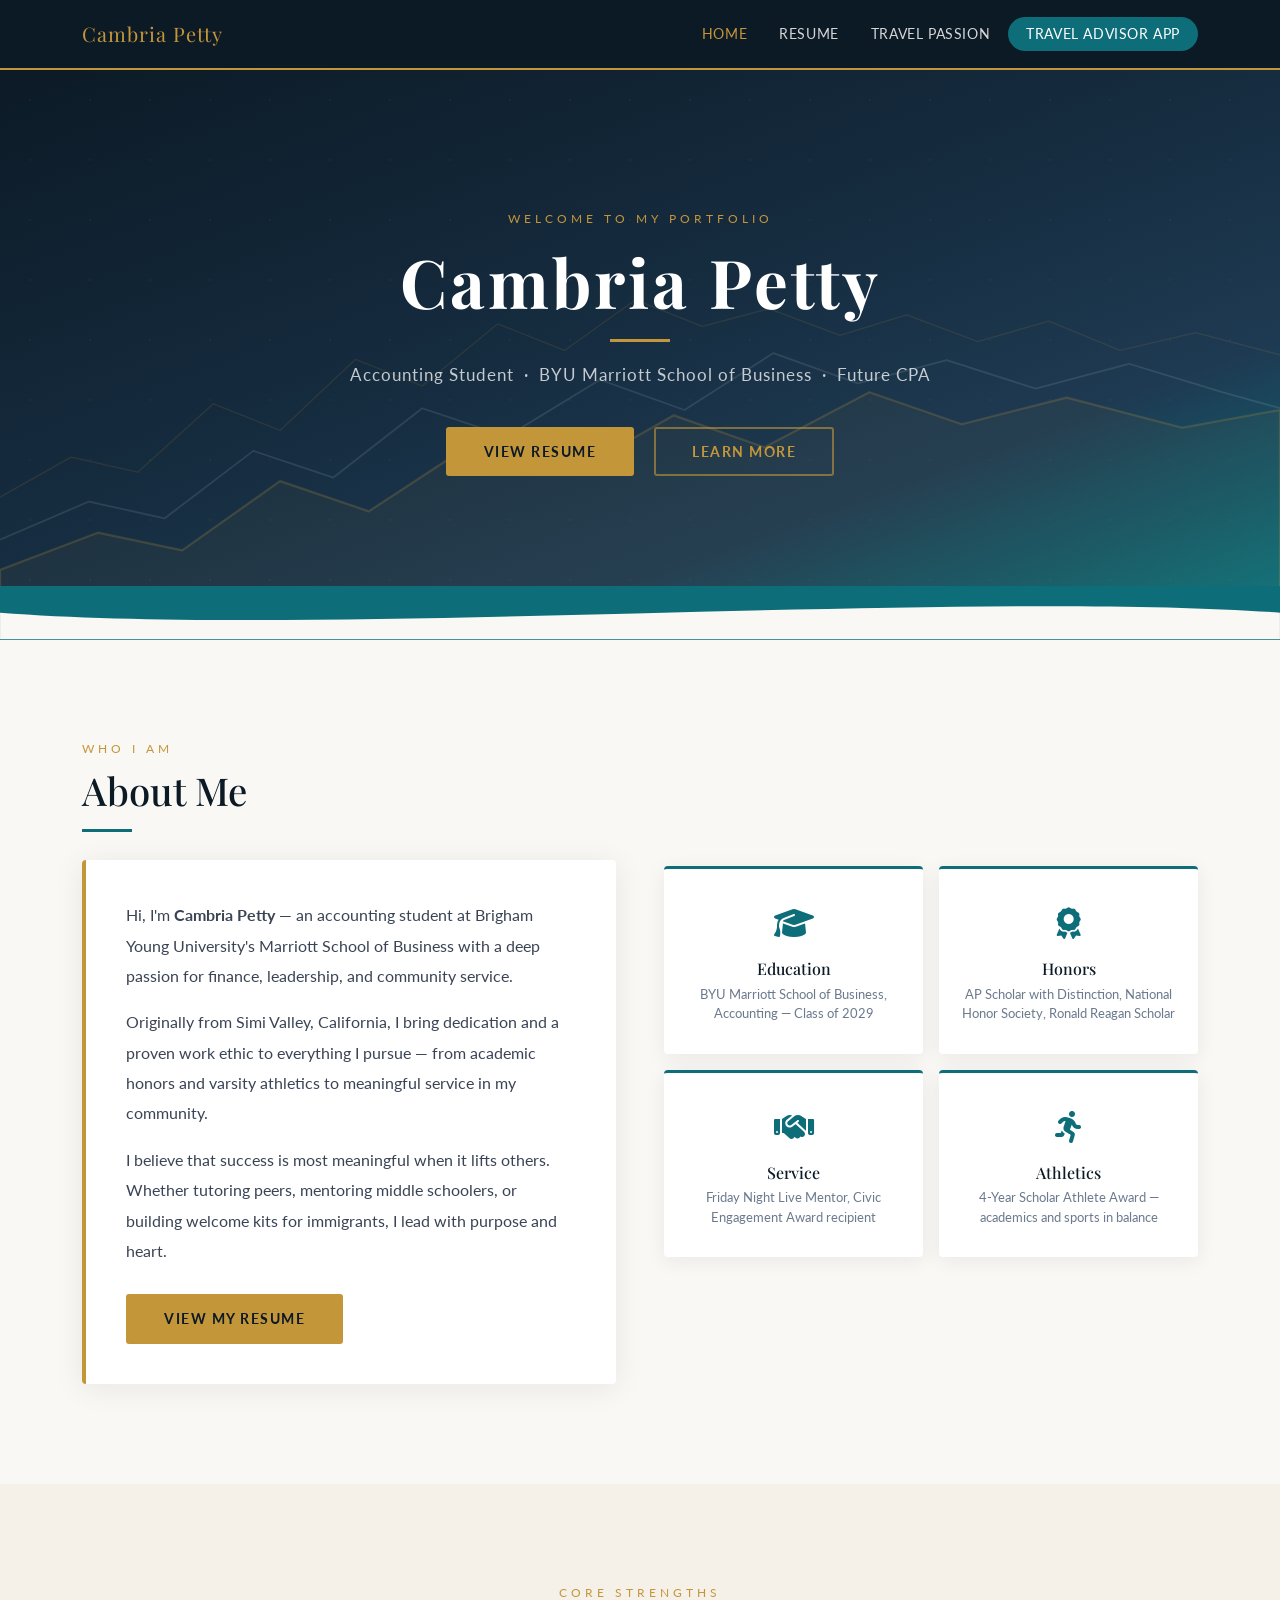
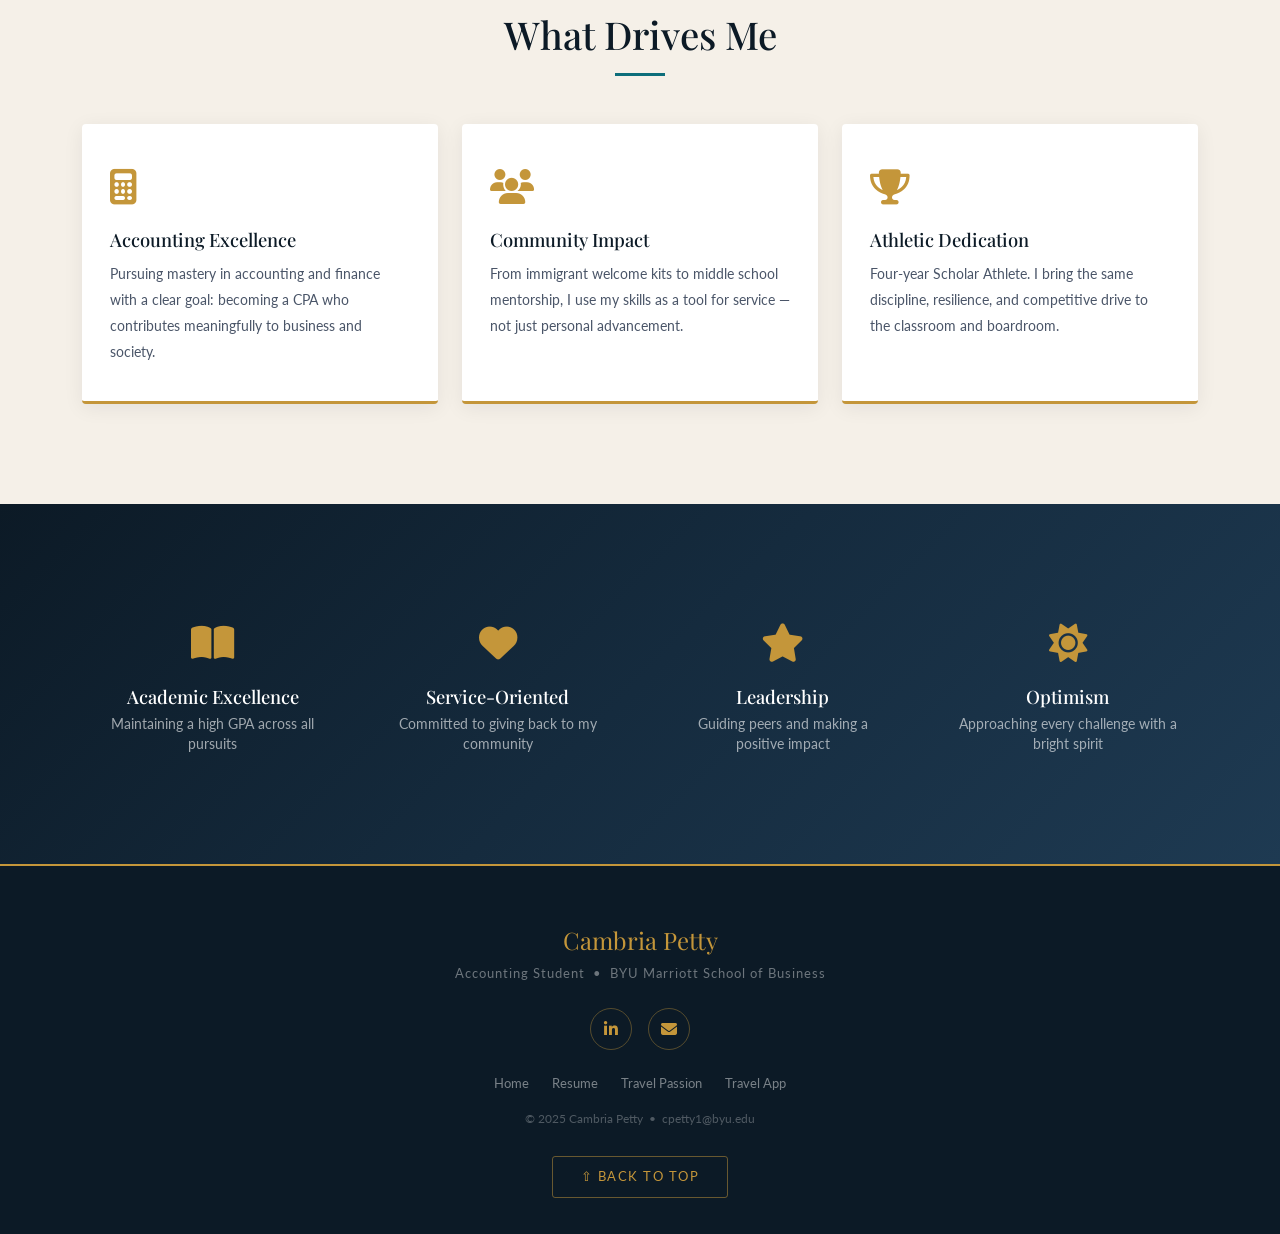
<file: index.html>
<!DOCTYPE html>
<html lang="en">
<head>
  <meta charset="UTF-8">
  <meta name="viewport" content="width=device-width, initial-scale=1.0">
  <title>Cambria Petty | Portfolio</title>
  <link rel="stylesheet" href="https://cdn.jsdelivr.net/npm/bootstrap@5.3.2/dist/css/bootstrap.min.css">
  <link rel="stylesheet" href="https://cdnjs.cloudflare.com/ajax/libs/font-awesome/6.4.0/css/all.min.css">
  <link href="https://fonts.googleapis.com/css2?family=Playfair+Display:wght@400;600;700&family=Lato:wght@300;400;700&display=swap" rel="stylesheet">
  <style>
    :root {
      --midnight: #0c1a26;
      --navy:     #152b3e;
      --slate:    #1e3a52;
      --teal:     #0d6e7a;
      --teal-lt:  #1a8a9a;
      --gold:     #c4963a;
      --gold-lt:  #d4ad5a;
      --coral:    #b85c38;
      --cream:    #f5f0e8;
      --offwhite: #faf8f4;
      --muted:    #6b7a8d;
    }

    html { scroll-behavior: smooth; }

    body {
      font-family: 'Lato', sans-serif;
      background-color: var(--cream);
      color: #1a2030;
    }

    h1, h2, h3, h4, h5 { font-family: 'Playfair Display', serif; }

    /* ── Navbar ── */
    .navbar {
      background-color: var(--midnight) !important;
      border-bottom: 2px solid var(--gold);
      padding: 14px 0;
    }
    .navbar-brand {
      font-family: 'Playfair Display', serif;
      font-size: 1.25rem;
      color: var(--gold) !important;
      letter-spacing: 1px;
    }
    .nav-link {
      color: rgba(255,255,255,.82) !important;
      font-family: 'Lato', sans-serif;
      font-size: .88rem;
      letter-spacing: .6px;
      text-transform: uppercase;
      padding: 6px 14px !important;
      border-radius: 4px;
      transition: all .25s;
    }
    .nav-link:hover  { color: var(--gold) !important; background: rgba(196,150,58,.1); }
    .nav-link.active { color: var(--gold) !important; }
    .nav-link.nav-cta {
      background: var(--teal);
      color: #fff !important;
      border-radius: 20px;
      padding: 6px 18px !important;
    }
    .nav-link.nav-cta:hover { background: var(--teal-lt); }

    /* ── Hero ── */
    .hero-section {
      background: linear-gradient(160deg, var(--midnight) 0%, var(--navy) 45%, var(--slate) 75%, var(--teal) 100%);
      color: #fff;
      padding: 140px 0 110px;
      text-align: center;
      position: relative;
      overflow: hidden;
    }
    .hero-section::after {
      content: '';
      position: absolute;
      inset: 0;
      background: url("data:image/svg+xml,%3Csvg xmlns='http://www.w3.org/2000/svg' width='60' height='60'%3E%3Ccircle cx='30' cy='30' r='1' fill='rgba(196,150,58,0.08)'/%3E%3C/svg%3E") repeat;
    }
    .hero-inner { position: relative; z-index: 1; }
    .hero-mountains {
      position: absolute;
      inset: 0;
      width: 100%;
      height: 100%;
      pointer-events: none;
      z-index: 0;
    }
    .hero-eyebrow {
      font-family: 'Lato', sans-serif;
      font-size: .78rem;
      letter-spacing: 4px;
      text-transform: uppercase;
      color: var(--gold);
      margin-bottom: 16px;
    }
    .hero-section h1 {
      font-family: 'Playfair Display', serif;
      font-size: 4.2rem;
      font-weight: 700;
      letter-spacing: 3px;
      line-height: 1.1;
      margin-bottom: 16px;
    }
    .hero-divider {
      width: 60px; height: 3px;
      background: var(--gold);
      margin: 20px auto;
    }
    .hero-sub {
      font-family: 'Lato', sans-serif;
      font-size: 1.05rem;
      color: rgba(255,255,255,.75);
      letter-spacing: 1px;
      margin-bottom: 40px;
    }
    .btn-gold {
      background: var(--gold);
      color: var(--midnight);
      border: none;
      border-radius: 3px;
      padding: 14px 38px;
      font-family: 'Lato', sans-serif;
      font-size: .9rem;
      font-weight: 700;
      letter-spacing: 1.5px;
      text-transform: uppercase;
      text-decoration: none;
      display: inline-block;
      transition: all .3s;
    }
    .btn-gold:hover { background: var(--gold-lt); color: var(--midnight); transform: translateY(-2px); box-shadow: 0 6px 20px rgba(196,150,58,.35); }
    .btn-outline-gold {
      background: transparent;
      border: 2px solid rgba(196,150,58,.6);
      color: var(--gold);
      border-radius: 3px;
      padding: 12px 36px;
      font-family: 'Lato', sans-serif;
      font-size: .9rem;
      font-weight: 700;
      letter-spacing: 1.5px;
      text-transform: uppercase;
      text-decoration: none;
      display: inline-block;
      transition: all .3s;
    }
    .btn-outline-gold:hover { background: rgba(196,150,58,.15); color: var(--gold); }

    /* Wave */
    .wave-wrap { line-height: 0; display: block; }

    /* ── About ── */
    .about-section { padding: 100px 0; background: var(--offwhite); }
    .section-label {
      font-family: 'Lato', sans-serif;
      font-size: .72rem;
      letter-spacing: 4px;
      text-transform: uppercase;
      color: var(--gold);
      margin-bottom: 10px;
    }
    .section-title {
      font-family: 'Playfair Display', serif;
      font-size: 2.4rem;
      color: var(--midnight);
      margin-bottom: 0;
      line-height: 1.2;
    }
    .title-bar {
      width: 50px; height: 3px;
      background: var(--teal);
      margin: 16px 0 28px;
    }
    .about-card {
      background: #fff;
      border-radius: 4px;
      padding: 40px;
      border-left: 4px solid var(--gold);
      box-shadow: 0 4px 30px rgba(12,26,38,.08);
    }
    .about-card p {
      font-size: 1rem;
      color: #3a4455;
      line-height: 1.9;
      margin-bottom: 16px;
    }
    .about-card p:last-of-type { margin-bottom: 28px; }

    /* ── Stat Cards ── */
    .stat-card {
      background: #fff;
      border-radius: 4px;
      padding: 30px 20px;
      text-align: center;
      border-top: 3px solid var(--teal);
      box-shadow: 0 4px 20px rgba(12,26,38,.07);
      transition: transform .3s, box-shadow .3s;
      height: 100%;
    }
    .stat-card:hover { transform: translateY(-5px); box-shadow: 0 10px 34px rgba(12,26,38,.14); }
    .stat-icon { font-size: 2rem; color: var(--teal); margin-bottom: 12px; }
    .stat-card h6 { font-family: 'Playfair Display', serif; font-size: 1rem; color: var(--midnight); margin-bottom: 6px; }
    .stat-card p { font-size: .82rem; color: var(--muted); margin: 0; line-height: 1.5; }

    /* ── Qualities ── */
    .qualities-section { padding: 100px 0; background: var(--cream); }
    .quality-card {
      background: #fff;
      border-radius: 4px;
      padding: 36px 28px;
      border-bottom: 3px solid var(--gold);
      box-shadow: 0 4px 20px rgba(12,26,38,.07);
      transition: transform .3s;
      height: 100%;
    }
    .quality-card:hover { transform: translateY(-5px); }
    .q-icon { font-size: 2.2rem; color: var(--gold); margin-bottom: 16px; }
    .quality-card h5 { font-family: 'Playfair Display', serif; color: var(--midnight); margin-bottom: 10px; font-size: 1.15rem; }
    .quality-card p { font-size: .9rem; color: #4a5568; line-height: 1.8; margin: 0; }

    /* ── Dark Banner ── */
    .dark-banner {
      background: linear-gradient(135deg, var(--midnight) 0%, var(--navy) 50%, var(--slate) 100%);
      padding: 90px 0;
      color: #fff;
    }
    .banner-stat { text-align: center; padding: 20px; }
    .banner-icon { font-size: 2.4rem; color: var(--gold); margin-bottom: 14px; }
    .banner-stat h5 { font-family: 'Playfair Display', serif; font-size: 1.15rem; color: #fff; margin-bottom: 6px; }
    .banner-stat p { font-size: .85rem; color: rgba(255,255,255,.6); margin: 0; }

    /* ── Footer ── */
    footer {
      background: var(--midnight);
      border-top: 2px solid var(--gold);
      color: rgba(255,255,255,.7);
      padding: 56px 0 36px;
      text-align: center;
    }
    footer .footer-name { font-family: 'Playfair Display', serif; font-size: 1.5rem; color: var(--gold); margin-bottom: 6px; }
    footer .footer-sub { font-size: .82rem; color: rgba(255,255,255,.4); letter-spacing: 1px; margin-bottom: 24px; }
    .social-link {
      display: inline-flex; align-items: center; justify-content: center;
      width: 42px; height: 42px; border-radius: 50%;
      border: 1px solid rgba(196,150,58,.4);
      color: var(--gold); font-size: 1rem;
      margin: 0 6px; text-decoration: none;
      transition: all .3s;
    }
    .social-link:hover { background: var(--gold); color: var(--midnight); border-color: var(--gold); }
    .btn-top {
      display: inline-block; margin-top: 28px;
      background: transparent; border: 1px solid rgba(196,150,58,.5);
      color: var(--gold); border-radius: 3px;
      padding: 10px 28px; text-decoration: none;
      font-family: 'Lato', sans-serif; font-size: .82rem;
      letter-spacing: 1.5px; text-transform: uppercase;
      transition: all .3s;
    }
    .btn-top:hover { background: var(--gold); color: var(--midnight); }
  </style>
</head>
<body id="top">

<!-- ═══ NAVBAR ═══ -->
<nav class="navbar navbar-expand-lg navbar-dark sticky-top">
  <div class="container">
    <a class="navbar-brand" href="index.html">Cambria Petty</a>
    <button class="navbar-toggler border-0" type="button" data-bs-toggle="collapse" data-bs-target="#mainNav">
      <span class="navbar-toggler-icon"></span>
    </button>
    <div class="collapse navbar-collapse" id="mainNav">
      <ul class="navbar-nav ms-auto align-items-center gap-1">
        <li class="nav-item"><a class="nav-link active" href="index.html">Home</a></li>
        <li class="nav-item"><a class="nav-link" href="resume.html">Resume</a></li>
        <li class="nav-item"><a class="nav-link" href="travel.html">Travel Passion</a></li>
        <li class="nav-item"><a class="nav-link nav-cta" href="travel-app.html">Travel Advisor App</a></li>
      </ul>
    </div>
  </div>
</nav>

<!-- ═══ HERO ═══ -->
<section class="hero-section">

  <!-- Mountain silhouette outline — three layered ranges behind the title -->
  <svg class="hero-mountains" viewBox="0 0 1440 600" xmlns="http://www.w3.org/2000/svg"
       preserveAspectRatio="xMidYMid slice" aria-hidden="true">
    <!-- Far range — faintest, tallest peaks -->
    <path d="M0,490 L80,445 L155,462 L240,385 L315,415 L400,335
             L475,365 L560,295 L635,325 L715,268 L790,298 L865,278
             L945,308 L1020,285 L1100,315 L1180,292 L1260,325
             L1345,305 L1440,330"
          fill="none"
          stroke="rgba(196,150,58,0.13)"
          stroke-width="1.5"
          stroke-linejoin="round"/>
    <!-- Mid range — medium visibility -->
    <path d="M0,538 L100,495 L185,514 L285,438 L375,468 L475,390
             L570,422 L675,358 L770,392 L870,328 L965,362 L1065,336
             L1165,368 L1270,340 L1375,372 L1440,390"
          fill="none"
          stroke="rgba(255,255,255,0.10)"
          stroke-width="2"
          stroke-linejoin="round"/>
    <!-- Near range — most prominent, subtle gold fill for depth -->
    <path d="M0,572 L110,530 L205,550 L315,472 L415,506 L528,432
             L640,465 L758,398 L860,434 L978,372 L1082,408 L1200,378
             L1330,412 L1440,392 L1440,600 L0,600 Z"
          fill="rgba(196,150,58,0.045)"
          stroke="rgba(196,150,58,0.22)"
          stroke-width="2.5"
          stroke-linejoin="round"/>
  </svg>

  <div class="container hero-inner">
    <p class="hero-eyebrow">Welcome to my portfolio</p>
    <h1>Cambria Petty</h1>
    <div class="hero-divider"></div>
    <p class="hero-sub">Accounting Student &nbsp;&middot;&nbsp; BYU Marriott School of Business &nbsp;&middot;&nbsp; Future CPA</p>
    <a href="resume.html" class="btn-gold me-3">View Resume</a>
    <a href="#about" class="btn-outline-gold">Learn More</a>
  </div>
</section>

<!-- Wave -->
<svg class="wave-wrap" viewBox="0 0 1440 60" xmlns="http://www.w3.org/2000/svg" style="background:var(--teal);">
  <path d="M0,30 C360,58 1080,4 1440,30 L1440,60 L0,60 Z" fill="var(--offwhite)"/>
</svg>

<!-- ═══ ABOUT ═══ -->
<section class="about-section" id="about">
  <div class="container">
    <div class="row align-items-center g-5">

      <div class="col-lg-6">
        <p class="section-label">Who I Am</p>
        <h2 class="section-title">About Me</h2>
        <div class="title-bar"></div>
        <div class="about-card">
          <p>Hi, I'm <strong>Cambria Petty</strong> — an accounting student at Brigham Young University's Marriott School of Business with a deep passion for finance, leadership, and community service.</p>
          <p>Originally from Simi Valley, California, I bring dedication and a proven work ethic to everything I pursue — from academic honors and varsity athletics to meaningful service in my community.</p>
          <p>I believe that success is most meaningful when it lifts others. Whether tutoring peers, mentoring middle schoolers, or building welcome kits for immigrants, I lead with purpose and heart.</p>
          <a href="resume.html" class="btn-gold">View My Resume</a>
        </div>
      </div>

      <div class="col-lg-6">
        <div class="row g-3">
          <div class="col-6">
            <div class="stat-card">
              <div class="stat-icon"><i class="fas fa-graduation-cap"></i></div>
              <h6>Education</h6>
              <p>BYU Marriott School of Business, Accounting — Class of 2029</p>
            </div>
          </div>
          <div class="col-6">
            <div class="stat-card">
              <div class="stat-icon"><i class="fas fa-award"></i></div>
              <h6>Honors</h6>
              <p>AP Scholar with Distinction, National Honor Society, Ronald Reagan Scholar</p>
            </div>
          </div>
          <div class="col-6">
            <div class="stat-card">
              <div class="stat-icon"><i class="fas fa-handshake"></i></div>
              <h6>Service</h6>
              <p>Friday Night Live Mentor, Civic Engagement Award recipient</p>
            </div>
          </div>
          <div class="col-6">
            <div class="stat-card">
              <div class="stat-icon"><i class="fas fa-person-running"></i></div>
              <h6>Athletics</h6>
              <p>4-Year Scholar Athlete Award — academics and sports in balance</p>
            </div>
          </div>
        </div>
      </div>
    </div>
  </div>
</section>

<!-- ═══ QUALITIES ═══ -->
<section class="qualities-section">
  <div class="container">
    <div class="text-center mb-5">
      <p class="section-label">Core Strengths</p>
      <h2 class="section-title">What Drives Me</h2>
      <div class="title-bar mx-auto"></div>
    </div>
    <div class="row g-4">
      <div class="col-md-4">
        <div class="quality-card">
          <div class="q-icon"><i class="fas fa-calculator"></i></div>
          <h5>Accounting Excellence</h5>
          <p>Pursuing mastery in accounting and finance with a clear goal: becoming a CPA who contributes meaningfully to business and society.</p>
        </div>
      </div>
      <div class="col-md-4">
        <div class="quality-card">
          <div class="q-icon"><i class="fas fa-users"></i></div>
          <h5>Community Impact</h5>
          <p>From immigrant welcome kits to middle school mentorship, I use my skills as a tool for service — not just personal advancement.</p>
        </div>
      </div>
      <div class="col-md-4">
        <div class="quality-card">
          <div class="q-icon"><i class="fas fa-trophy"></i></div>
          <h5>Athletic Dedication</h5>
          <p>Four-year Scholar Athlete. I bring the same discipline, resilience, and competitive drive to the classroom and boardroom.</p>
        </div>
      </div>
    </div>
  </div>
</section>

<!-- ═══ DARK BANNER ═══ -->
<section class="dark-banner">
  <div class="container">
    <div class="row">
      <div class="col-md-3"><div class="banner-stat"><div class="banner-icon"><i class="fas fa-book-open"></i></div><h5>Academic Excellence</h5><p>Maintaining a high GPA across all pursuits</p></div></div>
      <div class="col-md-3"><div class="banner-stat"><div class="banner-icon"><i class="fas fa-heart"></i></div><h5>Service-Oriented</h5><p>Committed to giving back to my community</p></div></div>
      <div class="col-md-3"><div class="banner-stat"><div class="banner-icon"><i class="fas fa-star"></i></div><h5>Leadership</h5><p>Guiding peers and making a positive impact</p></div></div>
      <div class="col-md-3"><div class="banner-stat"><div class="banner-icon"><i class="fas fa-sun"></i></div><h5>Optimism</h5><p>Approaching every challenge with a bright spirit</p></div></div>
    </div>
  </div>
</section>

<!-- ═══ FOOTER ═══ -->
<footer>
  <div class="container">
    <p class="footer-name">Cambria Petty</p>
    <p class="footer-sub">Accounting Student &nbsp;&bull;&nbsp; BYU Marriott School of Business</p>
    <div class="mb-4">
      <a href="https://www.linkedin.com/in/cambria-petty-873559394" target="_blank" class="social-link" title="LinkedIn"><i class="fab fa-linkedin-in"></i></a>
      <a href="mailto:cpetty1@byu.edu" class="social-link" title="Email"><i class="fas fa-envelope"></i></a>
    </div>
    <div class="mb-3" style="font-size:.82rem; color:rgba(255,255,255,.35);">
      <a href="index.html" style="color:rgba(255,255,255,.45);text-decoration:none;margin:0 10px;">Home</a>
      <a href="resume.html" style="color:rgba(255,255,255,.45);text-decoration:none;margin:0 10px;">Resume</a>
      <a href="travel.html" style="color:rgba(255,255,255,.45);text-decoration:none;margin:0 10px;">Travel Passion</a>
      <a href="travel-app.html" style="color:rgba(255,255,255,.45);text-decoration:none;margin:0 10px;">Travel App</a>
    </div>
    <p style="font-size:.78rem;color:rgba(255,255,255,.28);margin:0;">&copy; 2025 Cambria Petty &nbsp;&bull;&nbsp; cpetty1@byu.edu</p>
    <a href="#top" class="btn-top">&#8679; Back to Top</a>
  </div>
</footer>

<script src="https://cdn.jsdelivr.net/npm/bootstrap@5.3.2/dist/js/bootstrap.bundle.min.js"></script>
</body>
</html>
</file>
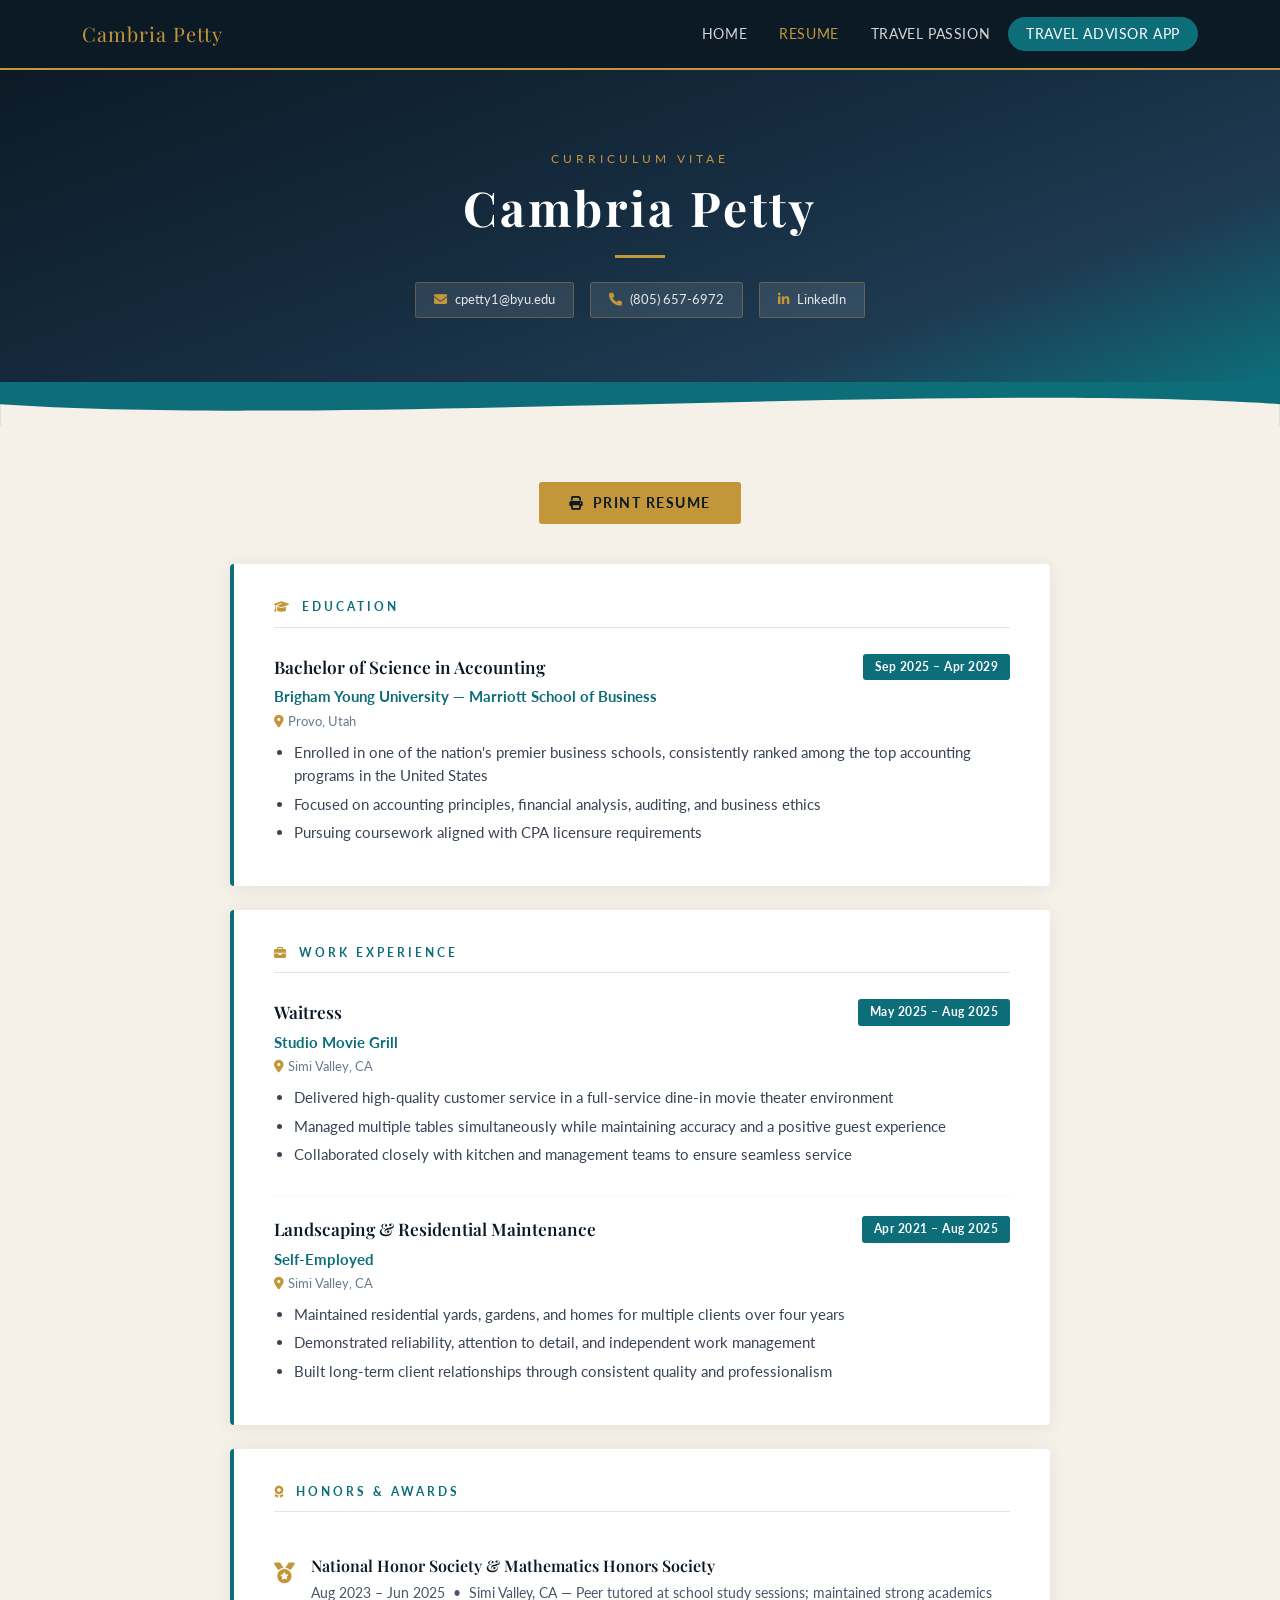
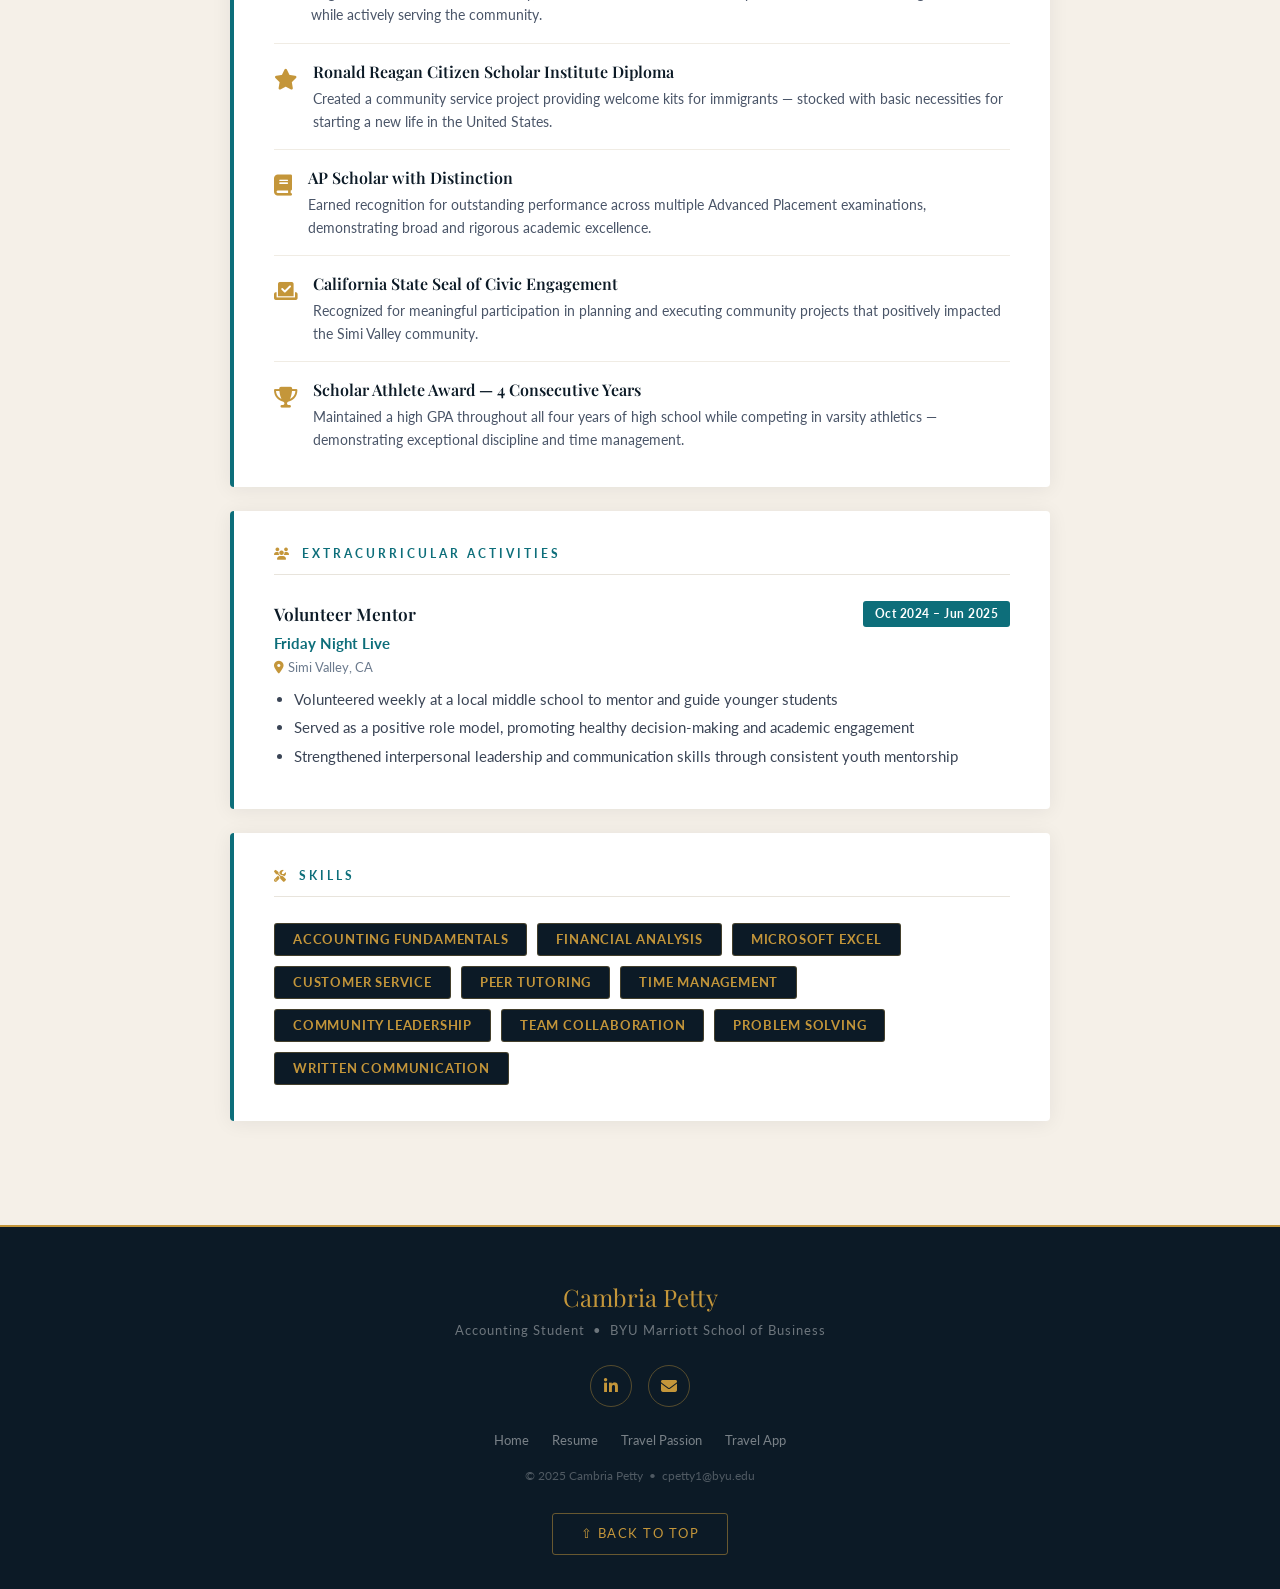
<file: resume.html>
<!DOCTYPE html>
<html lang="en">
<head>
  <meta charset="UTF-8">
  <meta name="viewport" content="width=device-width, initial-scale=1.0">
  <title>Resume | Cambria Petty</title>
  <link rel="stylesheet" href="https://cdn.jsdelivr.net/npm/bootstrap@5.3.2/dist/css/bootstrap.min.css">
  <link rel="stylesheet" href="https://cdnjs.cloudflare.com/ajax/libs/font-awesome/6.4.0/css/all.min.css">
  <link href="https://fonts.googleapis.com/css2?family=Playfair+Display:wght@400;600;700&family=Lato:wght@300;400;700&display=swap" rel="stylesheet">
  <style>
    :root {
      --midnight: #0c1a26;
      --navy:     #152b3e;
      --slate:    #1e3a52;
      --teal:     #0d6e7a;
      --teal-lt:  #1a8a9a;
      --gold:     #c4963a;
      --gold-lt:  #d4ad5a;
      --coral:    #b85c38;
      --cream:    #f5f0e8;
      --offwhite: #faf8f4;
      --muted:    #6b7a8d;
    }

    html { scroll-behavior: smooth; }
    body { font-family: 'Lato', sans-serif; background: var(--cream); color: #1a2030; }
    h1,h2,h3,h4,h5,h6 { font-family: 'Playfair Display', serif; }

    /* ── Navbar ── */
    .navbar { background-color: var(--midnight) !important; border-bottom: 2px solid var(--gold); padding: 14px 0; }
    .navbar-brand { font-family: 'Playfair Display', serif; font-size: 1.25rem; color: var(--gold) !important; letter-spacing: 1px; }
    .nav-link { color: rgba(255,255,255,.82) !important; font-size: .88rem; letter-spacing: .6px; text-transform: uppercase; padding: 6px 14px !important; border-radius: 4px; transition: all .25s; }
    .nav-link:hover { color: var(--gold) !important; background: rgba(196,150,58,.1); }
    .nav-link.active { color: var(--gold) !important; }
    .nav-link.nav-cta { background: var(--teal); color: #fff !important; border-radius: 20px; padding: 6px 18px !important; }
    .nav-link.nav-cta:hover { background: var(--teal-lt); }

    /* ── Page Header ── */
    .page-header {
      background: linear-gradient(160deg, var(--midnight) 0%, var(--navy) 45%, var(--slate) 75%, var(--teal) 100%);
      color: #fff;
      padding: 80px 0 60px;
      text-align: center;
      position: relative;
    }
    .page-header .eyebrow { font-family: 'Lato', sans-serif; font-size: .72rem; letter-spacing: 4px; text-transform: uppercase; color: var(--gold); margin-bottom: 12px; }
    .page-header h1 { font-family: 'Playfair Display', serif; font-size: 3rem; font-weight: 700; letter-spacing: 3px; margin-bottom: 8px; }
    .header-divider { width: 50px; height: 3px; background: var(--gold); margin: 18px auto 20px; }
    .contact-chip {
      display: inline-flex; align-items: center; gap: 8px;
      background: rgba(255,255,255,.1); border: 1px solid rgba(196,150,58,.35);
      border-radius: 3px; padding: 7px 18px;
      font-family: 'Lato', sans-serif; font-size: .82rem; color: rgba(255,255,255,.88);
      text-decoration: none; transition: all .3s; margin: 4px;
    }
    .contact-chip i { color: var(--gold); }
    .contact-chip:hover { background: rgba(196,150,58,.15); color: #fff; border-color: var(--gold); }

    /* Wave */
    .wave-wrap { line-height: 0; display: block; }

    /* ── Resume Wrapper ── */
    .resume-wrapper { max-width: 860px; margin: 0 auto; padding: 56px 20px 80px; }

    /* ── Action Bar ── */
    .action-bar { display: flex; justify-content: center; gap: 12px; margin-bottom: 40px; }
    .btn-gold {
      background: var(--gold); color: var(--midnight); border: none;
      border-radius: 3px; padding: 11px 30px;
      font-family: 'Lato', sans-serif; font-size: .85rem;
      font-weight: 700; letter-spacing: 1.5px; text-transform: uppercase;
      cursor: pointer; transition: all .3s;
    }
    .btn-gold:hover { background: var(--gold-lt); transform: translateY(-2px); }

    /* ── Section Blocks ── */
    .resume-section {
      background: #fff;
      border-radius: 4px;
      padding: 36px 40px;
      margin-bottom: 24px;
      box-shadow: 0 2px 20px rgba(12,26,38,.07);
      border-left: 4px solid var(--teal);
    }
    .resume-section-title {
      font-family: 'Lato', sans-serif;
      font-size: .75rem;
      font-weight: 700;
      color: var(--teal);
      text-transform: uppercase;
      letter-spacing: 3px;
      border-bottom: 1px solid #e8e4dc;
      padding-bottom: 12px;
      margin-bottom: 26px;
    }
    .resume-section-title i { color: var(--gold); margin-right: 10px; }

    /* ── Entry Layout ── */
    .entry { margin-bottom: 28px; }
    .entry:last-child { margin-bottom: 0; }
    .entry-header { display: flex; justify-content: space-between; align-items: flex-start; flex-wrap: wrap; gap: 6px; margin-bottom: 5px; }
    .entry-title { font-family: 'Playfair Display', serif; font-size: 1.08rem; font-weight: 600; color: var(--midnight); margin: 0; }
    .entry-date {
      font-family: 'Lato', sans-serif; font-size: .78rem; font-weight: 700;
      color: #fff; background: var(--teal); border-radius: 3px;
      padding: 4px 12px; white-space: nowrap; letter-spacing: .5px;
    }
    .entry-org { font-family: 'Lato', sans-serif; color: var(--teal); font-weight: 700; font-size: .92rem; margin-bottom: 4px; }
    .entry-location { font-family: 'Lato', sans-serif; color: var(--muted); font-size: .8rem; margin-bottom: 10px; }
    .entry-location i { color: var(--gold); margin-right: 4px; }
    .entry-desc { font-family: 'Lato', sans-serif; color: #3a4455; font-size: .92rem; }
    .entry-desc ul { margin: 8px 0 0; padding-left: 20px; }
    .entry-desc ul li { margin-bottom: 5px; line-height: 1.6; }

    /* ── Awards ── */
    .award-item { display: flex; align-items: flex-start; gap: 16px; padding: 16px 0; border-bottom: 1px solid #f0ece4; }
    .award-item:last-child { border-bottom: none; padding-bottom: 0; }
    .award-icon { font-size: 1.3rem; color: var(--gold); margin-top: 3px; flex-shrink: 0; }
    .award-name { font-family: 'Playfair Display', serif; font-size: 1rem; font-weight: 600; color: var(--midnight); margin-bottom: 4px; }
    .award-desc { font-family: 'Lato', sans-serif; color: #4a5568; font-size: .88rem; margin: 0; line-height: 1.6; }

    /* ── Skills ── */
    .skills-grid { display: flex; flex-wrap: wrap; gap: 10px; }
    .skill-tag {
      background: var(--midnight); color: var(--gold);
      border: 1px solid rgba(196,150,58,.3);
      border-radius: 3px; padding: 6px 18px;
      font-family: 'Lato', sans-serif; font-size: .8rem;
      font-weight: 700; letter-spacing: .8px; text-transform: uppercase;
    }

    /* ── Divider ── */
    .entry-divider { border: none; border-top: 1px solid #ece8df; margin: 20px 0; }

    /* ── Footer ── */
    footer { background: var(--midnight); border-top: 2px solid var(--gold); color: rgba(255,255,255,.7); padding: 52px 0 34px; text-align: center; }
    footer .footer-name { font-family: 'Playfair Display', serif; font-size: 1.5rem; color: var(--gold); margin-bottom: 6px; }
    footer .footer-sub { font-size: .82rem; color: rgba(255,255,255,.4); letter-spacing: 1px; margin-bottom: 24px; }
    .social-link { display: inline-flex; align-items: center; justify-content: center; width: 42px; height: 42px; border-radius: 50%; border: 1px solid rgba(196,150,58,.4); color: var(--gold); font-size: 1rem; margin: 0 6px; text-decoration: none; transition: all .3s; }
    .social-link:hover { background: var(--gold); color: var(--midnight); border-color: var(--gold); }
    .btn-top { display: inline-block; margin-top: 28px; background: transparent; border: 1px solid rgba(196,150,58,.5); color: var(--gold); border-radius: 3px; padding: 10px 28px; text-decoration: none; font-family: 'Lato', sans-serif; font-size: .82rem; letter-spacing: 1.5px; text-transform: uppercase; transition: all .3s; }
    .btn-top:hover { background: var(--gold); color: var(--midnight); }

    @media print {
      .navbar, footer, .action-bar, .page-header { display: none !important; }
      .resume-wrapper { padding: 0; }
      .resume-section { box-shadow: none; border: 1px solid #ddd; }
    }
  </style>
</head>
<body id="top">

<!-- ═══ NAVBAR ═══ -->
<nav class="navbar navbar-expand-lg navbar-dark sticky-top">
  <div class="container">
    <a class="navbar-brand" href="index.html">Cambria Petty</a>
    <button class="navbar-toggler border-0" type="button" data-bs-toggle="collapse" data-bs-target="#mainNav">
      <span class="navbar-toggler-icon"></span>
    </button>
    <div class="collapse navbar-collapse" id="mainNav">
      <ul class="navbar-nav ms-auto align-items-center gap-1">
        <li class="nav-item"><a class="nav-link" href="index.html">Home</a></li>
        <li class="nav-item"><a class="nav-link active" href="resume.html">Resume</a></li>
        <li class="nav-item"><a class="nav-link" href="travel.html">Travel Passion</a></li>
        <li class="nav-item"><a class="nav-link nav-cta" href="travel-app.html">Travel Advisor App</a></li>
      </ul>
    </div>
  </div>
</nav>

<!-- ═══ PAGE HEADER ═══ -->
<div class="page-header">
  <div class="container">
    <p class="eyebrow">Curriculum Vitae</p>
    <h1>Cambria Petty</h1>
    <div class="header-divider"></div>
    <div class="d-flex justify-content-center flex-wrap gap-2">
      <a href="mailto:cpetty1@byu.edu" class="contact-chip"><i class="fas fa-envelope"></i> cpetty1@byu.edu</a>
      <a href="tel:8056576972" class="contact-chip"><i class="fas fa-phone"></i> (805) 657-6972</a>
      <a href="https://www.linkedin.com/in/cambria-petty-873559394" target="_blank" class="contact-chip"><i class="fab fa-linkedin-in"></i> LinkedIn</a>
    </div>
  </div>
</div>

<!-- Wave -->
<svg class="wave-wrap" viewBox="0 0 1440 50" xmlns="http://www.w3.org/2000/svg" style="background:var(--teal);">
  <path d="M0,25 C360,50 1080,0 1440,25 L1440,50 L0,50 Z" fill="var(--cream)"/>
</svg>

<!-- ═══ RESUME CONTENT ═══ -->
<div class="resume-wrapper">
  <div class="action-bar">
    <button class="btn-gold" onclick="window.print()"><i class="fas fa-print me-2"></i>Print Resume</button>
  </div>

  <!-- EDUCATION -->
  <section class="resume-section" id="education">
    <h2 class="resume-section-title"><i class="fas fa-graduation-cap"></i>Education</h2>
    <div class="entry">
      <div class="entry-header">
        <p class="entry-title">Bachelor of Science in Accounting</p>
        <span class="entry-date">Sep 2025 – Apr 2029</span>
      </div>
      <p class="entry-org">Brigham Young University — Marriott School of Business</p>
      <p class="entry-location"><i class="fas fa-map-marker-alt"></i>Provo, Utah</p>
      <div class="entry-desc">
        <ul>
          <li>Enrolled in one of the nation's premier business schools, consistently ranked among the top accounting programs in the United States</li>
          <li>Focused on accounting principles, financial analysis, auditing, and business ethics</li>
          <li>Pursuing coursework aligned with CPA licensure requirements</li>
        </ul>
      </div>
    </div>
  </section>

  <!-- EXPERIENCE -->
  <section class="resume-section" id="experience">
    <h2 class="resume-section-title"><i class="fas fa-briefcase"></i>Work Experience</h2>

    <div class="entry">
      <div class="entry-header">
        <p class="entry-title">Waitress</p>
        <span class="entry-date">May 2025 – Aug 2025</span>
      </div>
      <p class="entry-org">Studio Movie Grill</p>
      <p class="entry-location"><i class="fas fa-map-marker-alt"></i>Simi Valley, CA</p>
      <div class="entry-desc">
        <ul>
          <li>Delivered high-quality customer service in a full-service dine-in movie theater environment</li>
          <li>Managed multiple tables simultaneously while maintaining accuracy and a positive guest experience</li>
          <li>Collaborated closely with kitchen and management teams to ensure seamless service</li>
        </ul>
      </div>
    </div>

    <hr class="entry-divider">

    <div class="entry">
      <div class="entry-header">
        <p class="entry-title">Landscaping &amp; Residential Maintenance</p>
        <span class="entry-date">Apr 2021 – Aug 2025</span>
      </div>
      <p class="entry-org">Self-Employed</p>
      <p class="entry-location"><i class="fas fa-map-marker-alt"></i>Simi Valley, CA</p>
      <div class="entry-desc">
        <ul>
          <li>Maintained residential yards, gardens, and homes for multiple clients over four years</li>
          <li>Demonstrated reliability, attention to detail, and independent work management</li>
          <li>Built long-term client relationships through consistent quality and professionalism</li>
        </ul>
      </div>
    </div>
  </section>

  <!-- HONORS & AWARDS -->
  <section class="resume-section" id="honors">
    <h2 class="resume-section-title"><i class="fas fa-award"></i>Honors &amp; Awards</h2>

    <div class="award-item">
      <div class="award-icon"><i class="fas fa-medal"></i></div>
      <div>
        <p class="award-name">National Honor Society &amp; Mathematics Honors Society</p>
        <p class="award-desc">Aug 2023 – Jun 2025 &nbsp;&bull;&nbsp; Simi Valley, CA &mdash; Peer tutored at school study sessions; maintained strong academics while actively serving the community.</p>
      </div>
    </div>

    <div class="award-item">
      <div class="award-icon"><i class="fas fa-star"></i></div>
      <div>
        <p class="award-name">Ronald Reagan Citizen Scholar Institute Diploma</p>
        <p class="award-desc">Created a community service project providing welcome kits for immigrants — stocked with basic necessities for starting a new life in the United States.</p>
      </div>
    </div>

    <div class="award-item">
      <div class="award-icon"><i class="fas fa-book"></i></div>
      <div>
        <p class="award-name">AP Scholar with Distinction</p>
        <p class="award-desc">Earned recognition for outstanding performance across multiple Advanced Placement examinations, demonstrating broad and rigorous academic excellence.</p>
      </div>
    </div>

    <div class="award-item">
      <div class="award-icon"><i class="fas fa-vote-yea"></i></div>
      <div>
        <p class="award-name">California State Seal of Civic Engagement</p>
        <p class="award-desc">Recognized for meaningful participation in planning and executing community projects that positively impacted the Simi Valley community.</p>
      </div>
    </div>

    <div class="award-item">
      <div class="award-icon"><i class="fas fa-trophy"></i></div>
      <div>
        <p class="award-name">Scholar Athlete Award — 4 Consecutive Years</p>
        <p class="award-desc">Maintained a high GPA throughout all four years of high school while competing in varsity athletics — demonstrating exceptional discipline and time management.</p>
      </div>
    </div>
  </section>

  <!-- EXTRACURRICULARS -->
  <section class="resume-section" id="extracurriculars">
    <h2 class="resume-section-title"><i class="fas fa-users"></i>Extracurricular Activities</h2>
    <div class="entry">
      <div class="entry-header">
        <p class="entry-title">Volunteer Mentor</p>
        <span class="entry-date">Oct 2024 – Jun 2025</span>
      </div>
      <p class="entry-org">Friday Night Live</p>
      <p class="entry-location"><i class="fas fa-map-marker-alt"></i>Simi Valley, CA</p>
      <div class="entry-desc">
        <ul>
          <li>Volunteered weekly at a local middle school to mentor and guide younger students</li>
          <li>Served as a positive role model, promoting healthy decision-making and academic engagement</li>
          <li>Strengthened interpersonal leadership and communication skills through consistent youth mentorship</li>
        </ul>
      </div>
    </div>
  </section>

  <!-- SKILLS -->
  <section class="resume-section" id="skills">
    <h2 class="resume-section-title"><i class="fas fa-tools"></i>Skills</h2>
    <div class="skills-grid">
      <span class="skill-tag">Accounting Fundamentals</span>
      <span class="skill-tag">Financial Analysis</span>
      <span class="skill-tag">Microsoft Excel</span>
      <span class="skill-tag">Customer Service</span>
      <span class="skill-tag">Peer Tutoring</span>
      <span class="skill-tag">Time Management</span>
      <span class="skill-tag">Community Leadership</span>
      <span class="skill-tag">Team Collaboration</span>
      <span class="skill-tag">Problem Solving</span>
      <span class="skill-tag">Written Communication</span>
    </div>
  </section>

</div>

<!-- ═══ FOOTER ═══ -->
<footer>
  <div class="container">
    <p class="footer-name">Cambria Petty</p>
    <p class="footer-sub">Accounting Student &nbsp;&bull;&nbsp; BYU Marriott School of Business</p>
    <div class="mb-4">
      <a href="https://www.linkedin.com/in/cambria-petty-873559394" target="_blank" class="social-link" title="LinkedIn"><i class="fab fa-linkedin-in"></i></a>
      <a href="mailto:cpetty1@byu.edu" class="social-link" title="Email"><i class="fas fa-envelope"></i></a>
    </div>
    <div class="mb-3" style="font-size:.82rem;">
      <a href="index.html" style="color:rgba(255,255,255,.45);text-decoration:none;margin:0 10px;">Home</a>
      <a href="resume.html" style="color:rgba(255,255,255,.45);text-decoration:none;margin:0 10px;">Resume</a>
      <a href="travel.html" style="color:rgba(255,255,255,.45);text-decoration:none;margin:0 10px;">Travel Passion</a>
      <a href="travel-app.html" style="color:rgba(255,255,255,.45);text-decoration:none;margin:0 10px;">Travel App</a>
    </div>
    <p style="font-size:.78rem;color:rgba(255,255,255,.28);margin:0;">&copy; 2025 Cambria Petty &nbsp;&bull;&nbsp; cpetty1@byu.edu</p>
    <a href="#top" class="btn-top">&#8679; Back to Top</a>
  </div>
</footer>

<script src="https://cdn.jsdelivr.net/npm/bootstrap@5.3.2/dist/js/bootstrap.bundle.min.js"></script>
</body>
</html>
</file>
